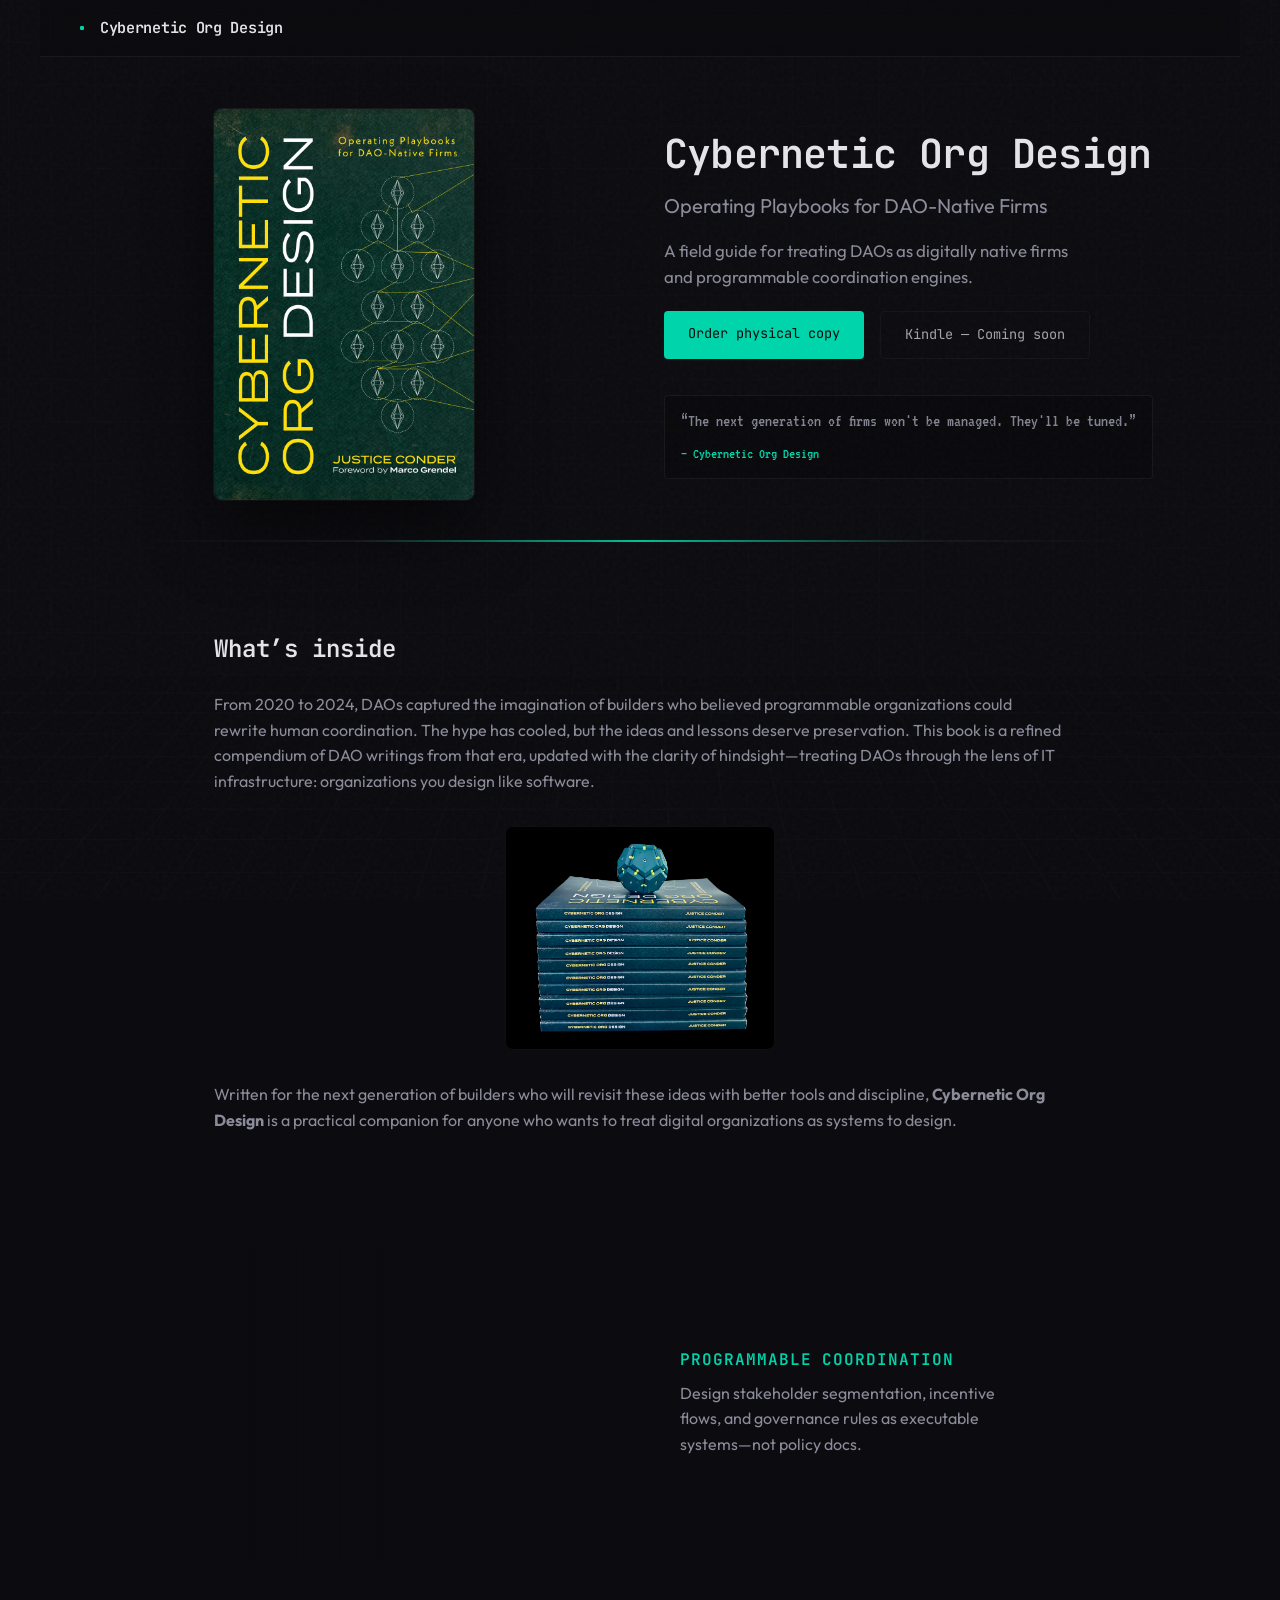
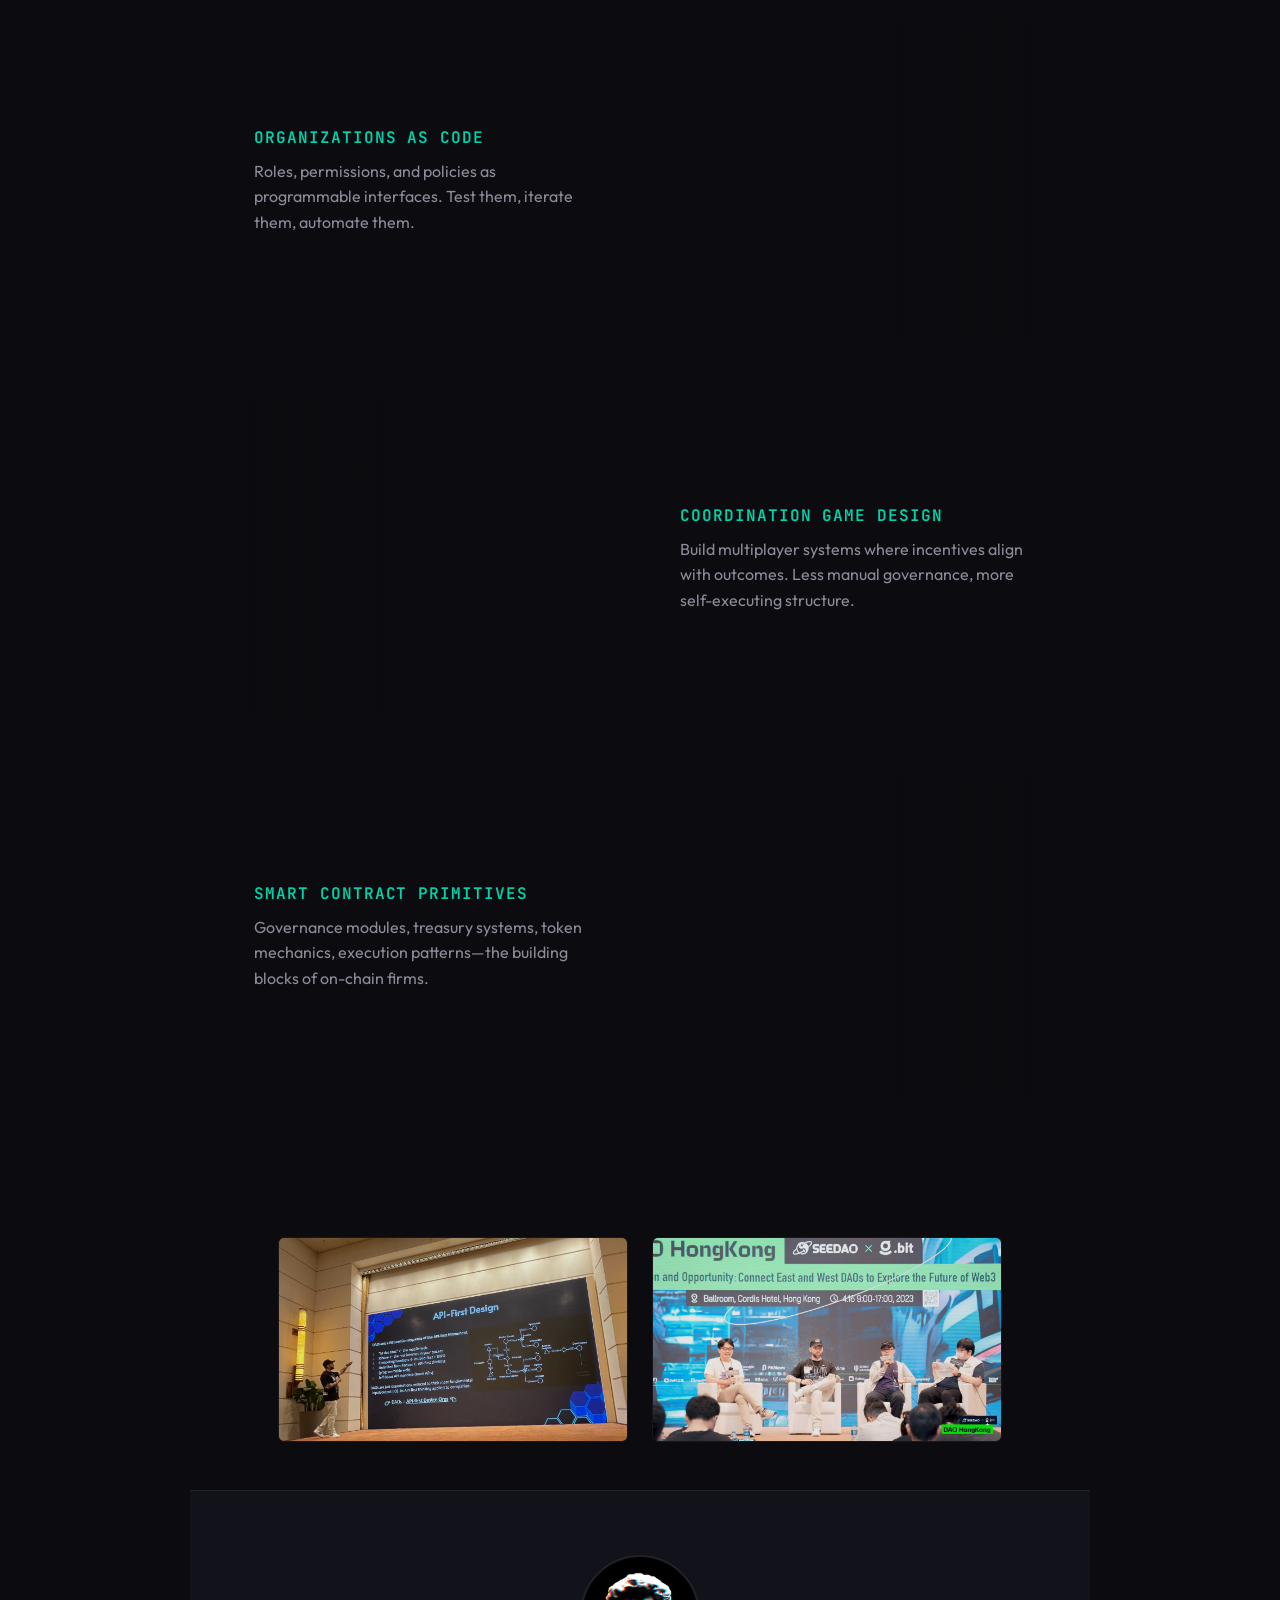
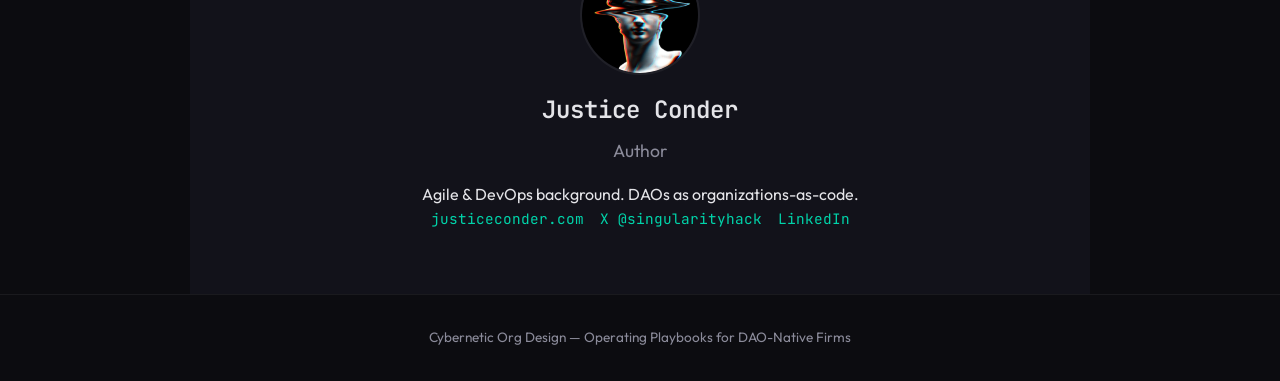
<file: index.html>
<!DOCTYPE html>
<html lang="en">
<head>
  <meta charset="UTF-8" />
  <meta name="viewport" content="width=device-width, initial-scale=1.0" />
  <meta name="description" content="Cybernetic Org Design: A field guide for treating DAOs as digitally native firms and programmable coordination engines." />
  <meta name="theme-color" content="#0c0c10" />
  <title>Cybernetic Org Design — Operating Playbooks for DAO-Native Firms</title>

  <!-- Open Graph / link preview (iMessage, Slack, Discord, etc.) -->
  <meta property="og:type" content="website" />
  <meta property="og:title" content="Operating Playbooks for DAO-Native Firms" />
  <meta property="og:description" content="A field guide for treating DAOs as digitally native firms and programmable coordination engines." />
  <meta property="og:image" content="https://cybernetic-org-design.xyz/art/front.jpg" />
  <meta property="og:url" content="https://cybernetic-org-design.xyz/" />
  <meta property="og:site_name" content="Cybernetic Org Design" />

  <!-- Twitter Card -->
  <meta name="twitter:card" content="summary_large_image" />
  <meta name="twitter:title" content="Operating Playbooks for DAO-Native Firms" />
  <meta name="twitter:description" content="A field guide for treating DAOs as digitally native firms and programmable coordination engines." />
  <meta name="twitter:image" content="https://cybernetic-org-design.xyz/art/front.jpg" />

  <!-- Favicon and app icon (replaces generic link icon) -->
  <link rel="icon" href="art/front.jpg" type="image/jpeg" />
  <link rel="apple-touch-icon" href="art/front.jpg" />

  <link rel="preconnect" href="https://fonts.googleapis.com" />
  <link rel="preconnect" href="https://fonts.gstatic.com" crossorigin />
  <link href="https://fonts.googleapis.com/css2?family=JetBrains+Mono:wght@400;500;600&family=Outfit:wght@300;400;500;600&family=VT323&display=swap" rel="stylesheet" />
  <link rel="stylesheet" href="styles.css" />

  <!-- 100% privacy-first analytics -->
  <script async src="https://scripts.simpleanalyticscdn.com/latest.js"></script>
</head>
<body>
  <div class="texture" aria-hidden="true"></div>
  <div class="noise" aria-hidden="true"></div>
  <div class="flourish" aria-hidden="true"></div>

  <header class="site-header">
    <a href="index.html" class="title"><span class="title-orbit" aria-hidden="true"><span class="dot"></span><span class="dot"></span><span class="dot"></span></span>Cybernetic Org Design</a>
  </header>

  <main>
    <section class="hero">
      <div class="hero-visual">
        <img src="art/front.jpg" alt="Cybernetic Org Design book cover" class="hero-cover" width="260" height="auto" />
      </div>
      <div class="hero-copy">
        <h1>Cybernetic Org Design</h1>
        <p class="subtitle">Operating Playbooks for DAO-Native Firms</p>
        <p class="tagline">A field guide for treating DAOs as digitally native firms and programmable coordination engines.</p>
        <div class="cta-row">
          <a href="https://a.co/d/005N96WX" class="btn btn-primary" target="_blank" rel="noopener">Order physical copy</a>
          <span class="btn btn-outline btn-coming-soon">Kindle — Coming soon</span>
        </div>
        <blockquote class="recommendation">
          <span class="quote">&ldquo;The next generation of firms won't be managed. They'll be tuned.&rdquo;</span>
          <span class="attribution">&mdash; Cybernetic Org Design</span>
        </blockquote>
      </div>
    </section>

    <div class="hero-divider" aria-hidden="true">
      <div class="line"></div>
    </div>

    <section class="about">
      <h2>What’s inside</h2>
      <p>From 2020 to 2024, DAOs captured the imagination of builders who believed programmable organizations could rewrite human coordination. The hype has cooled, but the ideas and lessons deserve preservation. This book is a refined compendium of DAO writings from that era, updated with the clarity of hindsight—treating DAOs through the lens of IT infrastructure: organizations you design like software.</p>
      <img src="art/stack.png" alt="Stack of Cybernetic Org Design books" class="stack-image" />
      <p>Written for the next generation of builders who will revisit these ideas with better tools and discipline, <strong>Cybernetic Org Design</strong> is a practical companion for anyone who wants to treat digital organizations as systems to design.</p>
      
    </section>

    <section class="video-strips" aria-label="Themes from the book">
      <div class="video-strip">
        <div class="strip-visual">
          <video class="scroll-video" muted playsinline loop preload="metadata" autoplay aria-hidden="true">
            <source src="art/auction-model.mp4" type="video/mp4" />
          </video>
        </div>
        <div class="strip-content">
          <h3>Programmable coordination</h3>
          <p>Design stakeholder segmentation, incentive flows, and governance rules as executable systems—not policy docs.</p>
        </div>
      </div>
      <div class="video-strip reverse">
        <div class="strip-visual">
          <video class="scroll-video" muted playsinline loop preload="metadata" autoplay aria-hidden="true">
            <source src="art/edu-model.mp4" type="video/mp4" />
          </video>
        </div>
        <div class="strip-content">
          <h3>Organizations as code</h3>
          <p>Roles, permissions, and policies as programmable interfaces. Test them, iterate them, automate them.</p>
        </div>
      </div>
      <div class="video-strip">
        <div class="strip-visual">
          <video class="scroll-video" muted playsinline loop preload="metadata" autoplay aria-hidden="true">
            <source src="art/edu-alpha.mp4" type="video/mp4" />
          </video>
        </div>
        <div class="strip-content">
          <h3>Coordination game design</h3>
          <p>Build multiplayer systems where incentives align with outcomes. Less manual governance, more self-executing structure.</p>
        </div>
      </div>
      <div class="video-strip reverse">
        <div class="strip-visual">
          <video class="scroll-video" muted playsinline loop preload="metadata" autoplay aria-hidden="true">
            <source src="art/prediction-market.mp4" type="video/mp4" />
          </video>
        </div>
        <div class="strip-content">
          <h3>Smart contract primitives</h3>
          <p>Governance modules, treasury systems, token mechanics, execution patterns—the building blocks of on-chain firms.</p>
        </div>
      </div>
    </section>

    <section class="credibility-images" aria-label="Author credibility">
      <div class="image-grid">
        <img src="art/speaker.jpg" alt="Justice Conder speaking at conference" />
        <img src="art/panel.jpg" alt="Justice Conder on expert panel" />
      </div>
    </section>

    <section class="author">
      <img src="art/cyber-me/pfp.png" alt="Justice Conder" class="author-avatar" width="120" height="120" />
      <h2>Justice Conder</h2>
      <p class="name">Author</p>
      <p class="tagline">Agile & DevOps background. DAOs as organizations-as-code.</p>
      <div class="author-links">
        <a href="https://www.justiceconder.com/" target="_blank" rel="noopener">justiceconder.com</a>
        <a href="https://x.com/singularityhack" target="_blank" rel="noopener">X @singularityhack</a>
        <a href="https://www.linkedin.com/in/justiceconder/" target="_blank" rel="noopener">LinkedIn</a>
      </div>
    </section>

    <footer>
      <p>Cybernetic Org Design — Operating Playbooks for DAO-Native Firms</p>
    </footer>
  </main>
</body>
</html>
</file>
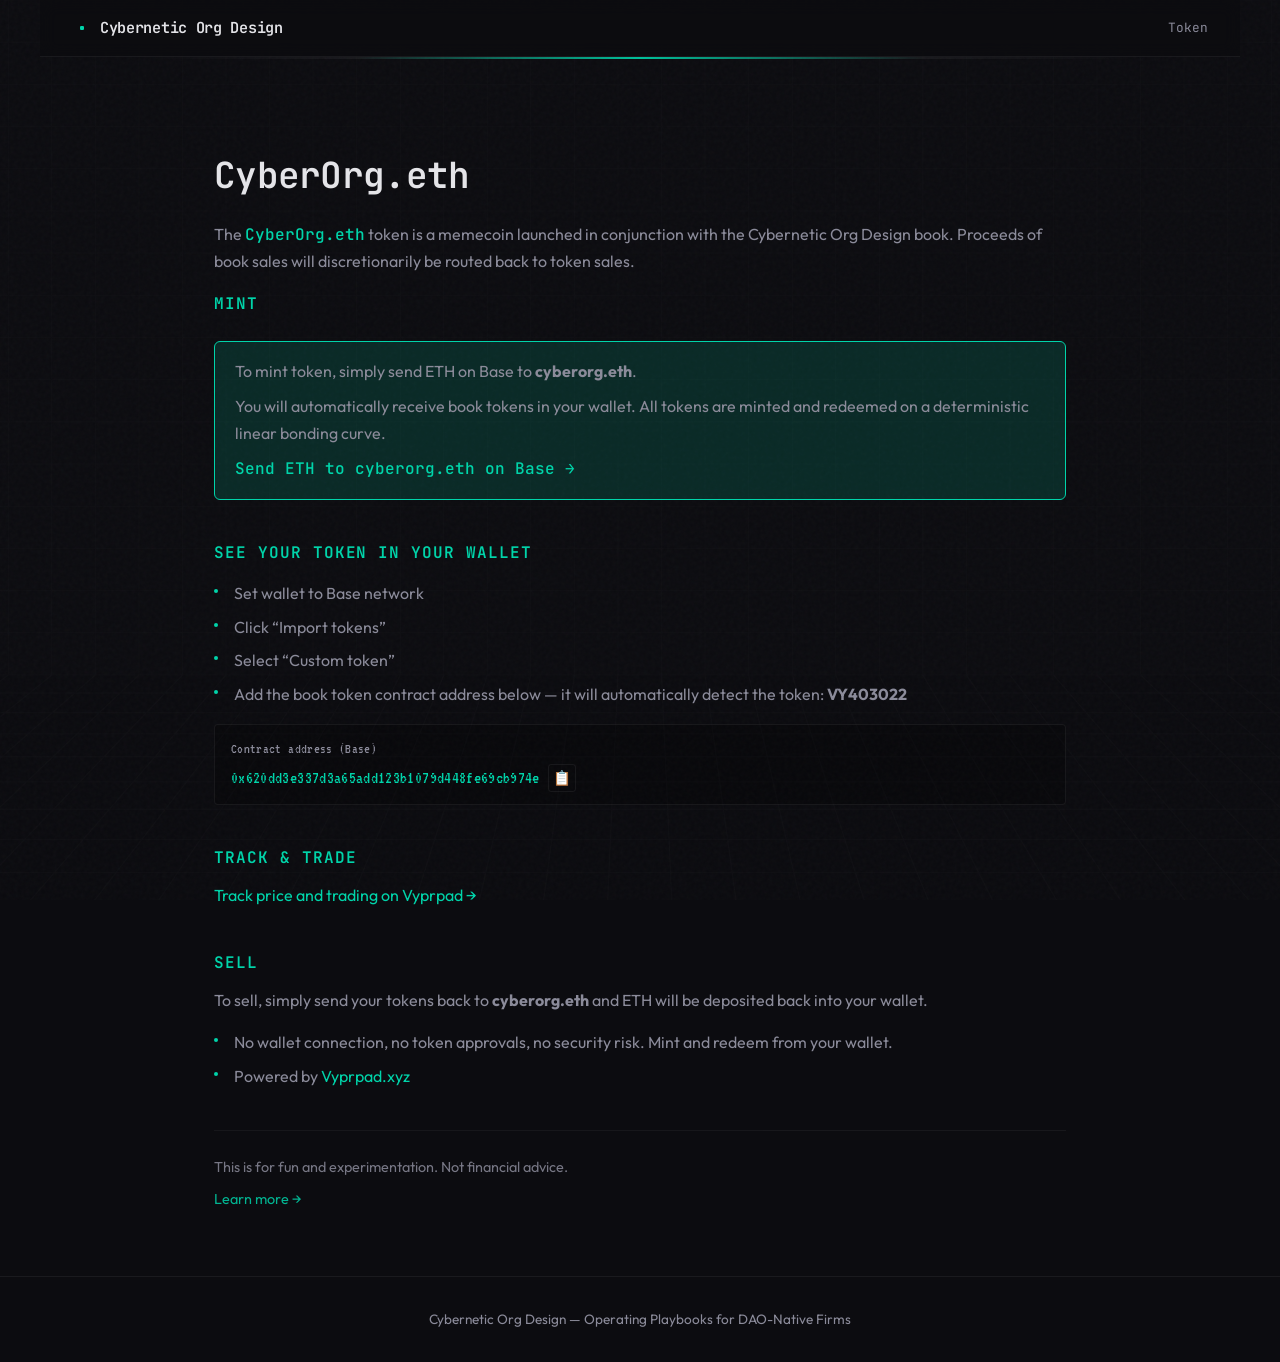
<file: _token-draft.html>
<!DOCTYPE html>
<html lang="en">
<head>
  <meta charset="UTF-8" />
  <meta name="viewport" content="width=device-width, initial-scale=1.0" />
  <meta name="description" content="CyberOrg.eth token — mint with ETH on Base. Book proceeds routed to token. Powered by Vyprpad." />
  <meta name="theme-color" content="#0c0c10" />
  <title>Token — Cybernetic Org Design</title>
  <link rel="preconnect" href="https://fonts.googleapis.com" />
  <link rel="preconnect" href="https://fonts.gstatic.com" crossorigin />
  <link href="https://fonts.googleapis.com/css2?family=JetBrains+Mono:wght@400;500;600&family=Outfit:wght@300;400;500;600&family=VT323&display=swap" rel="stylesheet" />
  <link rel="stylesheet" href="styles.css" />

  <!-- 100% privacy-first analytics -->
  <script async src="https://scripts.simpleanalyticscdn.com/latest.js"></script>
</head>
<body>
  <div class="texture" aria-hidden="true"></div>
  <div class="noise" aria-hidden="true"></div>
  <div class="flourish" aria-hidden="true"></div>

  <header class="site-header">
    <a href="index.html" class="title"><span class="title-orbit" aria-hidden="true"><span class="dot"></span><span class="dot"></span><span class="dot"></span></span>Cybernetic Org Design</a>
    <a href="token.html" class="nav-link">Token</a>
  </header>

  <main>
    <div class="hero-divider" aria-hidden="true">
      <div class="line"></div>
    </div>

    <div class="page-content">
      <h1>CyberOrg.eth</h1>
      <p>The <span class="ens-highlight">CyberOrg.eth</span> token is a memecoin launched in conjunction with the Cybernetic Org Design book. Proceeds of book sales will discretionarily be routed back to token sales.</p>

      <h2>Mint</h2>
      <div class="token-cta">
        <p>To mint token, simply send ETH on Base to <strong>cyberorg.eth</strong>.</p>
        <p>You will automatically receive book tokens in your wallet. All tokens are minted and redeemed on a deterministic linear bonding curve.</p>
        <p><a href="https://basescan.org/address/cyberorg.eth" target="_blank" rel="noopener">Send ETH to cyberorg.eth on Base →</a></p>
      </div>

      <h2>See your token in your wallet</h2>
      <ul>
        <li>Set wallet to Base network</li>
        <li>Click “Import tokens”</li>
        <li>Select “Custom token”</li>
        <li>Add the book token contract address below — it will automatically detect the token: <strong>VY403022</strong></li>
      </ul>

      <div class="token-address">
        <span class="label">Contract address (Base)</span>
        <span class="token-address-row">
          <span class="token-address-value" id="contract-address">0x620dd3e337d3a65add123b1079d448fe69cb974e</span>
          <button type="button" class="copy-btn" id="copy-contract" title="Copy contract address" aria-label="Copy contract address">📋</button>
        </span>
      </div>

      <h2>Track &amp; trade</h2>
      <p><a href="https://vyprpad.xyz/token-screen.html?token=0x620dd3e337d3a65add123b1079d448fe69cb974e" target="_blank" rel="noopener">Track price and trading on Vyprpad →</a></p>

      <h2>Sell</h2>
      <p>To sell, simply send your tokens back to <strong>cyberorg.eth</strong> and ETH will be deposited back into your wallet.</p>

      <ul>
        <li>No wallet connection, no token approvals, no security risk. Mint and redeem from your wallet.</li>
        <li>Powered by <a href="https://vyprpad.xyz/" target="_blank" rel="noopener">Vyprpad.xyz</a></li>
      </ul>

      <div class="token-disclaimer">
        <p>This is for fun and experimentation. Not financial advice.</p>
        <p><a href="https://vyprpad.xyz/blog" target="_blank" rel="noopener">Learn more →</a></p>
      </div>
    </div>

    <footer>
      <p>Cybernetic Org Design — Operating Playbooks for DAO-Native Firms</p>
    </footer>
  </main>
  <script>
    (function () {
      var btn = document.getElementById('copy-contract');
      var address = document.getElementById('contract-address');
      if (!btn || !address) return;
      btn.addEventListener('click', function () {
        var text = address.textContent.trim();
        navigator.clipboard.writeText(text).then(function () {
          var orig = btn.textContent;
          btn.textContent = '✓';
          btn.setAttribute('aria-label', 'Copied!');
          setTimeout(function () {
            btn.textContent = orig;
            btn.setAttribute('aria-label', 'Copy contract address');
          }, 1500);
        });
      });
    })();
  </script>
</body>
</html>
</file>
<file: styles.css>
:root {
  --bg: #0c0c10;
  --bg-soft: #12121a;
  --text: #e4e4e8;
  --text-muted: #8b8b9a;
  --accent: #00d4aa;
  --accent-dim: rgba(0, 212, 170, 0.15);
  --border: rgba(255, 255, 255, 0.06);
  --cover-bg: #16161e;
}

* { box-sizing: border-box; margin: 0; padding: 0; }
html { scroll-behavior: smooth; }
body {
  font-family: 'Outfit', system-ui, sans-serif;
  background: var(--bg);
  color: var(--text);
  line-height: 1.6;
  min-height: 100vh;
  overflow-x: hidden;
}

.texture {
  position: fixed;
  inset: 0;
  background: url('art/texture.jpg') center/cover;
  opacity: 0.04;
  pointer-events: none;
  z-index: 0;
}

.noise {
  position: fixed;
  inset: 0;
  background: url("data:image/svg+xml,%3Csvg viewBox='0 0 256 256' xmlns='http://www.w3.org/2000/svg'%3E%3Cfilter id='n'%3E%3CfeTurbulence type='fractalNoise' baseFrequency='0.9' numOctaves='4' stitchTiles='stitch'/%3E%3C/filter%3E%3Crect width='100%25' height='100%25' filter='url(%23n)'/%3E%3C/svg%3E");
  opacity: 0.03;
  pointer-events: none;
  z-index: 0;
}

.flourish {
  position: fixed;
  inset: -50%;
  background: radial-gradient(ellipse 80% 50% at 50% 0%, var(--accent-dim) 0%, transparent 50%);
  animation: drift 20s ease-in-out infinite;
  pointer-events: none;
  z-index: 0;
}
@keyframes drift {
  0%, 100% { transform: translate(0, 0) scale(1); }
  50% { transform: translate(2%, 2%) scale(1.02); }
}

main { position: relative; z-index: 1; }

/* Site header */
.site-header {
  position: sticky;
  top: 0;
  z-index: 10;
  display: flex;
  align-items: center;
  justify-content: space-between;
  padding: 1rem 2rem;
  max-width: 1200px;
  margin: 0 auto;
  border-bottom: 1px solid var(--border);
  background: rgba(12, 12, 16, 0.85);
  backdrop-filter: blur(8px);
}
.site-header .title {
  display: inline-flex;
  align-items: center;
  gap: 0.5rem;
  font-family: 'JetBrains Mono', monospace;
  font-weight: 600;
  font-size: 0.95rem;
  letter-spacing: -0.02em;
  color: var(--text);
  text-decoration: none;
}
.site-header .title:hover { color: var(--accent); }

/* Orbiting dots flourish next to site title */
.site-header .title-orbit {
  display: inline-flex;
  align-items: center;
  justify-content: center;
  width: 20px;
  height: 20px;
  flex-shrink: 0;
  position: relative;
}
.site-header .title-orbit .dot {
  position: absolute;
  width: 4px;
  height: 4px;
  border-radius: 50%;
  background: var(--accent);
  top: 50%;
  left: 50%;
  margin: -2px 0 0 -2px;
  animation: title-orbit 2.5s linear infinite;
}
.site-header .title-orbit .dot:nth-child(2) { animation-delay: -0.83s; }
.site-header .title-orbit .dot:nth-child(3) { animation-delay: -1.66s; }
@keyframes title-orbit {
  0% { transform: rotate(0deg) translateX(8px) rotate(0deg); }
  100% { transform: rotate(360deg) translateX(8px) rotate(-360deg); }
}
.site-header .title:hover .title-orbit .dot { background: var(--accent); }
.site-header .nav-link {
  font-family: 'JetBrains Mono', monospace;
  font-size: 0.8rem;
  color: var(--text-muted);
  text-decoration: none;
}
.site-header .nav-link:hover { color: var(--accent); }
@media (max-width: 768px) {
  .site-header { padding: 0.875rem 1.25rem; }
  .site-header .title { font-size: 0.875rem; }
}

/* Hero — left-right split (cover | copy), tighter so content below is visible */
.hero {
  min-height: 0;
  display: grid;
  grid-template-columns: 1fr 1fr;
  align-items: center;
  gap: 3rem;
  max-width: 1200px;
  margin: 0 auto;
  padding: 3.25rem 2rem 2.5rem;
}

@media (max-width: 768px) {
  .hero {
    grid-template-columns: 1fr;
    text-align: center;
    padding: 2.5rem 1.5rem 2rem;
  }
  .hero-copy { order: 1; }
  .hero-visual { order: 0; }
}

.hero-visual {
  display: flex;
  justify-content: center;
  align-items: center;
}

.hero-cover {
  width: 100%;
  max-width: 260px;
  height: auto;
  object-fit: contain;
  border-radius: 8px;
  box-shadow: 0 32px 64px rgba(0, 0, 0, 0.5), 0 0 0 1px var(--border);
}

.hero-copy {
  display: flex;
  flex-direction: column;
  align-items: flex-start;
  gap: 0.75rem;
}
@media (max-width: 768px) {
  .hero-copy { align-items: center; }
}

.hero h1 {
  font-family: 'JetBrains Mono', monospace;
  font-weight: 600;
  font-size: clamp(1.75rem, 4vw, 2.5rem);
  letter-spacing: -0.02em;
  line-height: 1.2;
}

.hero .subtitle {
  font-size: clamp(1rem, 2.5vw, 1.25rem);
  color: var(--text-muted);
  font-weight: 400;
}

.hero .tagline {
  font-size: 1.05rem;
  color: var(--text-muted);
  max-width: 420px;
  margin-top: 0.25rem;
}
@media (max-width: 768px) {
  .hero .tagline { margin-left: auto; margin-right: auto; }
}

.cta-row {
  display: flex;
  flex-wrap: wrap;
  gap: 1rem;
  margin-top: 0.5rem;
}
@media (max-width: 768px) {
  .cta-row { justify-content: center; }
}

.recommendation {
  margin-top: 1.5rem;
  padding: 0.75rem 1rem;
  border: 1px solid var(--border);
  border-radius: 4px;
  background: rgba(0, 0, 0, 0.2);
  font-family: 'VT323', monospace;
  font-size: 1.1rem;
  color: var(--text-muted);
  line-height: 1.5;
}
.recommendation .quote {
  display: block;
  margin-bottom: 0.35rem;
  opacity: 0.95;
}
.recommendation .attribution {
  color: var(--accent);
  font-size: 0.95rem;
}
@media (max-width: 768px) {
  .recommendation { text-align: center; }
}

/* Stylistic divider between hero and content */
.hero-divider {
  max-width: 1200px;
  margin: 0 auto;
  padding: 0 2rem 1.5rem;
}
.hero-divider .line {
  display: block;
  height: 2px;
  background: linear-gradient(90deg, transparent 5%, var(--border) 25%, var(--accent) 50%, var(--border) 75%, transparent 95%);
  opacity: 0.9;
}

.btn {
  display: inline-block;
  font-family: 'JetBrains Mono', monospace;
  font-size: 0.85rem;
  padding: 0.75rem 1.5rem;
  border-radius: 4px;
  text-decoration: none;
  transition: background 0.2s, color 0.2s;
}

.btn-primary {
  background: var(--accent);
  color: var(--bg);
}
.btn-primary:hover { filter: brightness(1.1); }

.btn-outline {
  border: 1px solid var(--border);
  color: var(--text);
}
.btn-outline:hover { background: var(--accent-dim); border-color: var(--accent); }

.btn-coming-soon {
  cursor: default;
  opacity: 0.7;
}
.btn-coming-soon:hover {
  background: transparent;
  border-color: var(--border);
  filter: none;
}

/* Section common */
section {
  padding: 4rem 1.5rem;
  max-width: 900px;
  margin: 0 auto;
}

section h2 {
  font-family: 'JetBrains Mono', monospace;
  font-size: clamp(1.25rem, 3vw, 1.5rem);
  font-weight: 600;
  margin-bottom: 1.5rem;
  color: var(--text);
}

/* Video strips — alternating L/R background flourishes + commentary */
.video-strip {
  display: grid;
  grid-template-columns: 1fr 1fr;
  min-height: 42vh;
  align-items: center;
  overflow: hidden;
}
.video-strip.reverse { direction: rtl; }
.video-strip.reverse > * { direction: ltr; }

@media (max-width: 768px) {
  .video-strip {
    grid-template-columns: 1fr;
    direction: ltr;
    min-height: auto;
  }
  .video-strip.reverse { direction: ltr; }
  .video-strip .strip-content { padding: 2rem 1.5rem; text-align: center; }
  .video-strip .strip-visual { min-height: 220px; }
}

.strip-visual {
  position: relative;
  min-height: 320px;
  overflow: hidden;
}
.strip-visual .scroll-video {
  position: absolute;
  inset: 0;
  width: 100%;
  height: 100%;
  object-fit: cover;
  opacity: 0.85;
}
.strip-visual::after {
  content: '';
  position: absolute;
  inset: 0;
  background: linear-gradient(to right, var(--bg) 0%, transparent 40%);
  pointer-events: none;
}
.video-strip.reverse .strip-visual::after {
  background: linear-gradient(to left, var(--bg) 0%, transparent 40%);
}
@media (max-width: 768px) {
  .strip-visual::after {
    background: linear-gradient(to bottom, var(--bg) 0%, transparent 50%);
  }
  .video-strip.reverse .strip-visual::after {
    background: linear-gradient(to bottom, var(--bg) 0%, transparent 50%);
  }
}

.strip-content {
  padding: 3rem 2.5rem;
  z-index: 1;
}
.strip-content h3 {
  font-family: 'JetBrains Mono', monospace;
  font-size: 1rem;
  font-weight: 600;
  color: var(--accent);
  margin-bottom: 0.5rem;
  text-transform: uppercase;
  letter-spacing: 0.06em;
}
.strip-content p {
  color: var(--text-muted);
  font-size: 1rem;
  line-height: 1.6;
  max-width: 420px;
}
@media (max-width: 768px) {
  .strip-content p { max-width: none; }
}

.video-strips {
  padding-top: 0;
}

/* About the book */
.about p {
  color: var(--text-muted);
  margin-bottom: 1rem;
}

.about .stack-image {
  display: block;
  max-width: 270px;
  width: 100%;
  height: auto;
  margin: 2rem auto;
  padding: .5rem;
  background: #000;
  border-radius: 8px;
  border: 1px solid var(--border);
}

@media (max-width: 768px) {
  .about .stack-image {
    max-width: 300px;
    padding: 1rem;
  }
}

.about ul {
  list-style: none;
  margin-top: 1.5rem;
}

.about li {
  position: relative;
  padding-left: 1.25rem;
  margin-bottom: 0.75rem;
  color: var(--text-muted);
}

.about li::before {
  content: '';
  position: absolute;
  left: 0;
  top: 0.55em;
  width: 4px;
  height: 4px;
  background: var(--accent);
  border-radius: 2px;
}

/* Credibility Images */
.credibility-images {
  padding: 3rem 1.5rem;
  max-width: 800px;
  margin: 0 auto;
}

.image-grid {
  display: flex;
  justify-content: center;
  gap: 1.5rem;
}

.image-grid img {
  width: 100%;
  max-width: 350px;
  height: auto;
  object-fit: cover;
  border-radius: 6px;
  border: 1px solid var(--border);
  opacity: 0.9;
  transition: opacity 0.3s, transform 0.3s;
}

.image-grid img:hover {
  opacity: 1;
  transform: translateY(-2px);
}

@media (max-width: 768px) {
  .image-grid {
    flex-direction: column;
    align-items: center;
    gap: 1rem;
  }
  
  .image-grid img {
    max-width: 300px;
  }
}

/* Author */
.author {
  background: var(--bg-soft);
  border-top: 1px solid var(--border);
  display: flex;
  flex-direction: column;
  align-items: center;
  text-align: center;
  padding: 4rem 1.5rem;
}

.author-avatar {
  width: 120px;
  height: 120px;
  border-radius: 50%;
  object-fit: cover;
  border: 2px solid var(--border);
  margin-bottom: 1rem;
}

.author h2 { margin-bottom: 0.5rem; }
.author .name { font-size: 1.1rem; color: var(--text-muted); margin-bottom: 1rem; }
.author-links {
  display: flex;
  flex-wrap: wrap;
  gap: 1rem;
  justify-content: center;
}
.author-links a {
  color: var(--accent);
  text-decoration: none;
  font-family: 'JetBrains Mono', monospace;
  font-size: 0.9rem;
}
.author-links a:hover { text-decoration: underline; }

/* Footer */
footer {
  text-align: center;
  padding: 2rem 1.5rem;
  border-top: 1px solid var(--border);
  color: var(--text-muted);
  font-size: 0.85rem;
}

/* Token / simple page content */
.page-content {
  max-width: 900px;
  margin: 0 auto;
  padding: 4rem 1.5rem;
}
.page-content h1 {
  font-family: 'JetBrains Mono', monospace;
  font-weight: 600;
  font-size: clamp(1.5rem, 4vw, 2.25rem);
  letter-spacing: -0.02em;
  margin-bottom: 1rem;
}
.page-content h2 {
  font-family: 'JetBrains Mono', monospace;
  font-size: 1rem;
  font-weight: 600;
  color: var(--accent);
  text-transform: uppercase;
  letter-spacing: 0.06em;
  margin-top: 2.5rem;
  margin-bottom: 0.75rem;
}
.page-content h2:first-of-type { margin-top: 0; }
.page-content p {
  color: var(--text-muted);
  line-height: 1.7;
  margin-bottom: 1rem;
}
.page-content ul {
  list-style: none;
  margin: 1rem 0;
}
.page-content ul li {
  position: relative;
  padding-left: 1.25rem;
  margin-bottom: 0.5rem;
  color: var(--text-muted);
  line-height: 1.6;
}
.page-content ul li::before {
  content: '';
  position: absolute;
  left: 0;
  top: 0.5em;
  width: 4px;
  height: 4px;
  background: var(--accent);
  border-radius: 2px;
}
.page-content a {
  color: var(--accent);
  text-decoration: none;
}
.page-content a:hover { text-decoration: underline; }

/* Token page: ENS highlight in intro */
.page-content .ens-highlight {
  color: var(--accent);
  font-family: 'JetBrains Mono', monospace;
  font-weight: 500;
}

/* Token page: contract / address block */
.token-address {
  font-family: 'VT323', monospace;
  font-size: 1.1rem;
  padding: 0.75rem 1rem;
  margin: 1rem 0;
  border: 1px solid var(--border);
  border-radius: 4px;
  background: rgba(0, 0, 0, 0.2);
  color: var(--accent);
  letter-spacing: 0.02em;
  word-break: break-all;
}
.token-address .label {
  display: block;
  font-size: 0.9rem;
  color: var(--text-muted);
  margin-bottom: 0.25rem;
}
.token-address-row {
  display: inline-flex;
  align-items: center;
  gap: 0.5rem;
  flex-wrap: wrap;
}
.token-address-value {
  word-break: break-all;
}
.token-address .copy-btn {
  flex-shrink: 0;
  display: inline-flex;
  align-items: center;
  justify-content: center;
  width: 1.75rem;
  height: 1.75rem;
  padding: 0;
  border: 1px solid var(--border);
  border-radius: 3px;
  background: transparent;
  color: var(--text-muted);
  font-size: 0.9rem;
  line-height: 1;
  cursor: pointer;
  transition: background 0.2s, border-color 0.2s, color 0.2s;
}
.token-address .copy-btn:hover {
  background: var(--accent-dim);
  border-color: var(--accent);
  color: var(--accent);
}
.token-address .copy-btn:active {
  transform: scale(0.96);
}
.token-address .copy-btn:focus-visible {
  outline: 2px solid var(--accent);
  outline-offset: 2px;
}

/* Token page: CTA / mint instruction */
.token-cta {
  margin: 1.5rem 0;
  padding: 1rem 1.25rem;
  border: 1px solid var(--accent);
  border-radius: 6px;
  background: var(--accent-dim);
}
.token-cta p {
  margin-bottom: 0.5rem;
}
.token-cta p:last-child { margin-bottom: 0; }
.token-cta a {
  font-family: 'JetBrains Mono', monospace;
  font-weight: 500;
}

/* Token page: disclaimer / small print */
.token-disclaimer {
  margin-top: 2.5rem;
  padding-top: 1.5rem;
  border-top: 1px solid var(--border);
  font-size: 0.9rem;
  color: var(--text-muted);
  opacity: 0.85;
}
.token-disclaimer p { margin-bottom: 0.5rem; }
.token-disclaimer p:last-child { margin-bottom: 0; }
</file>
